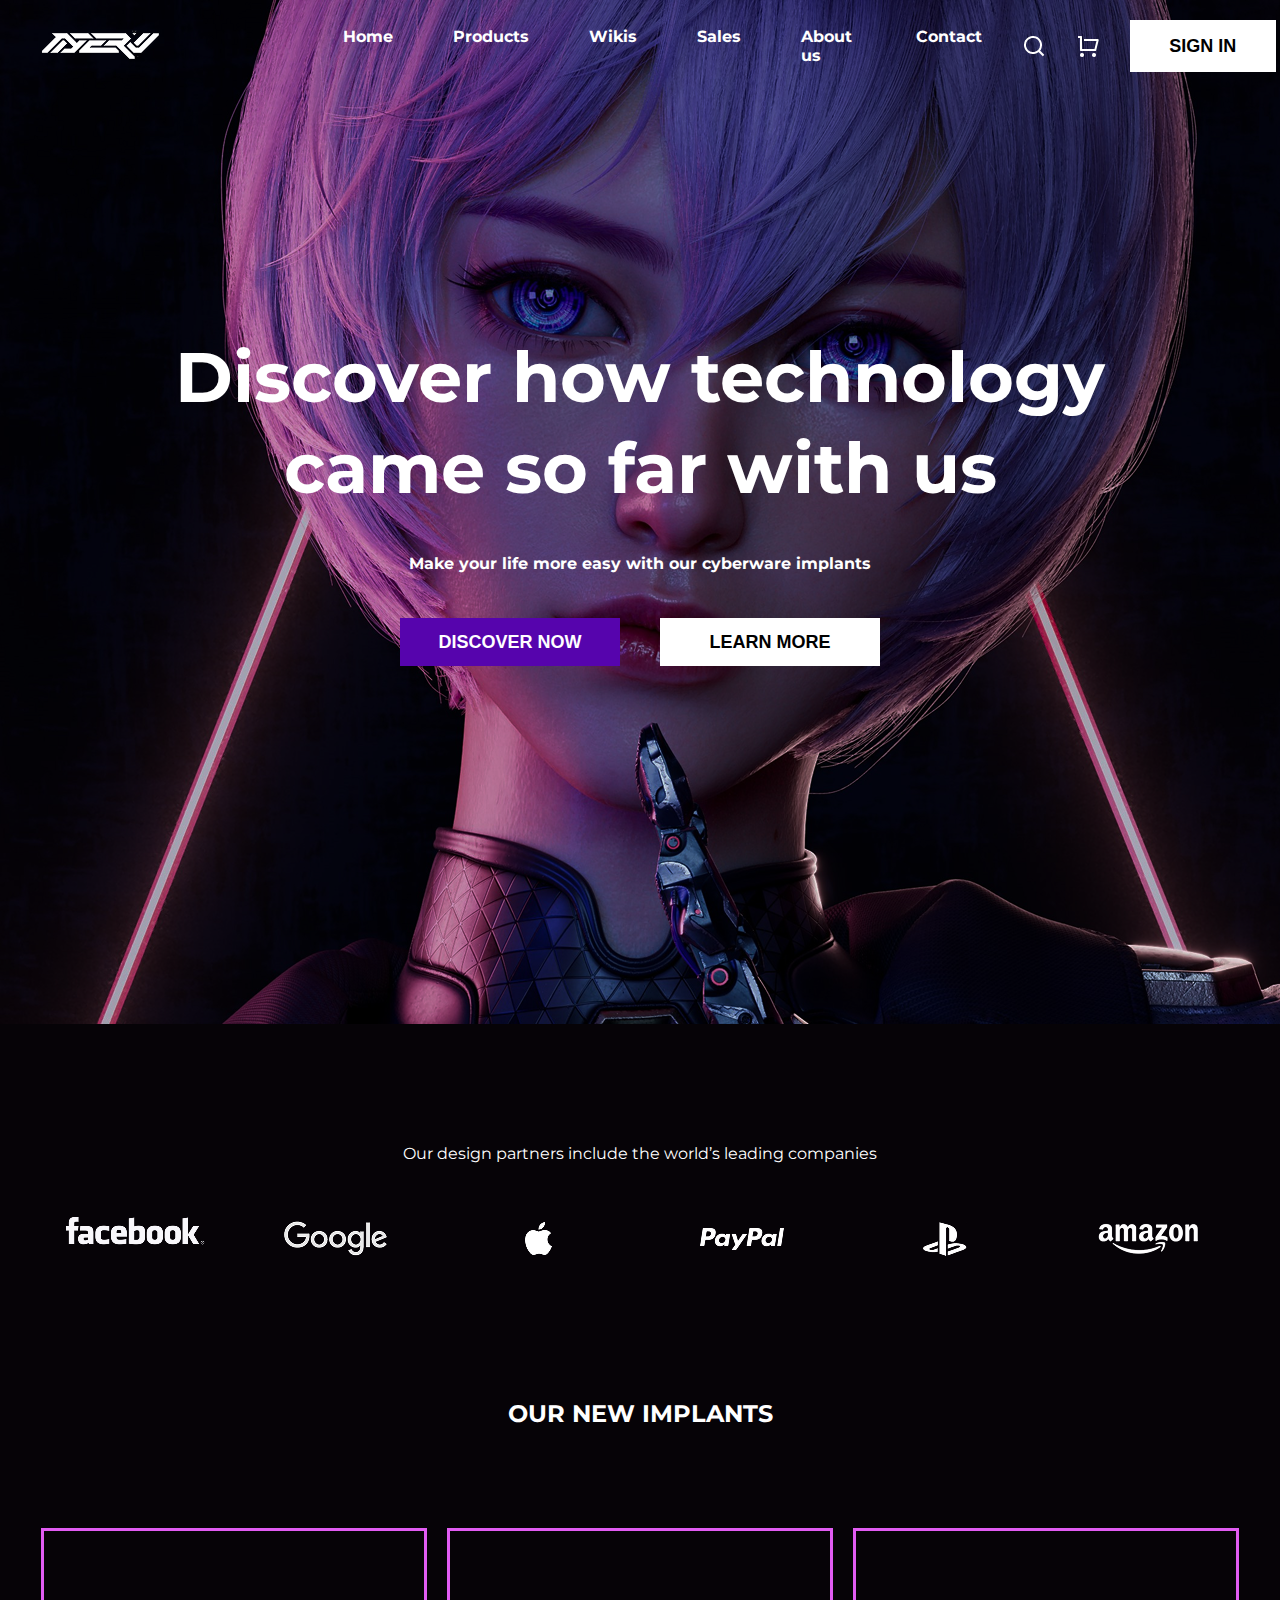
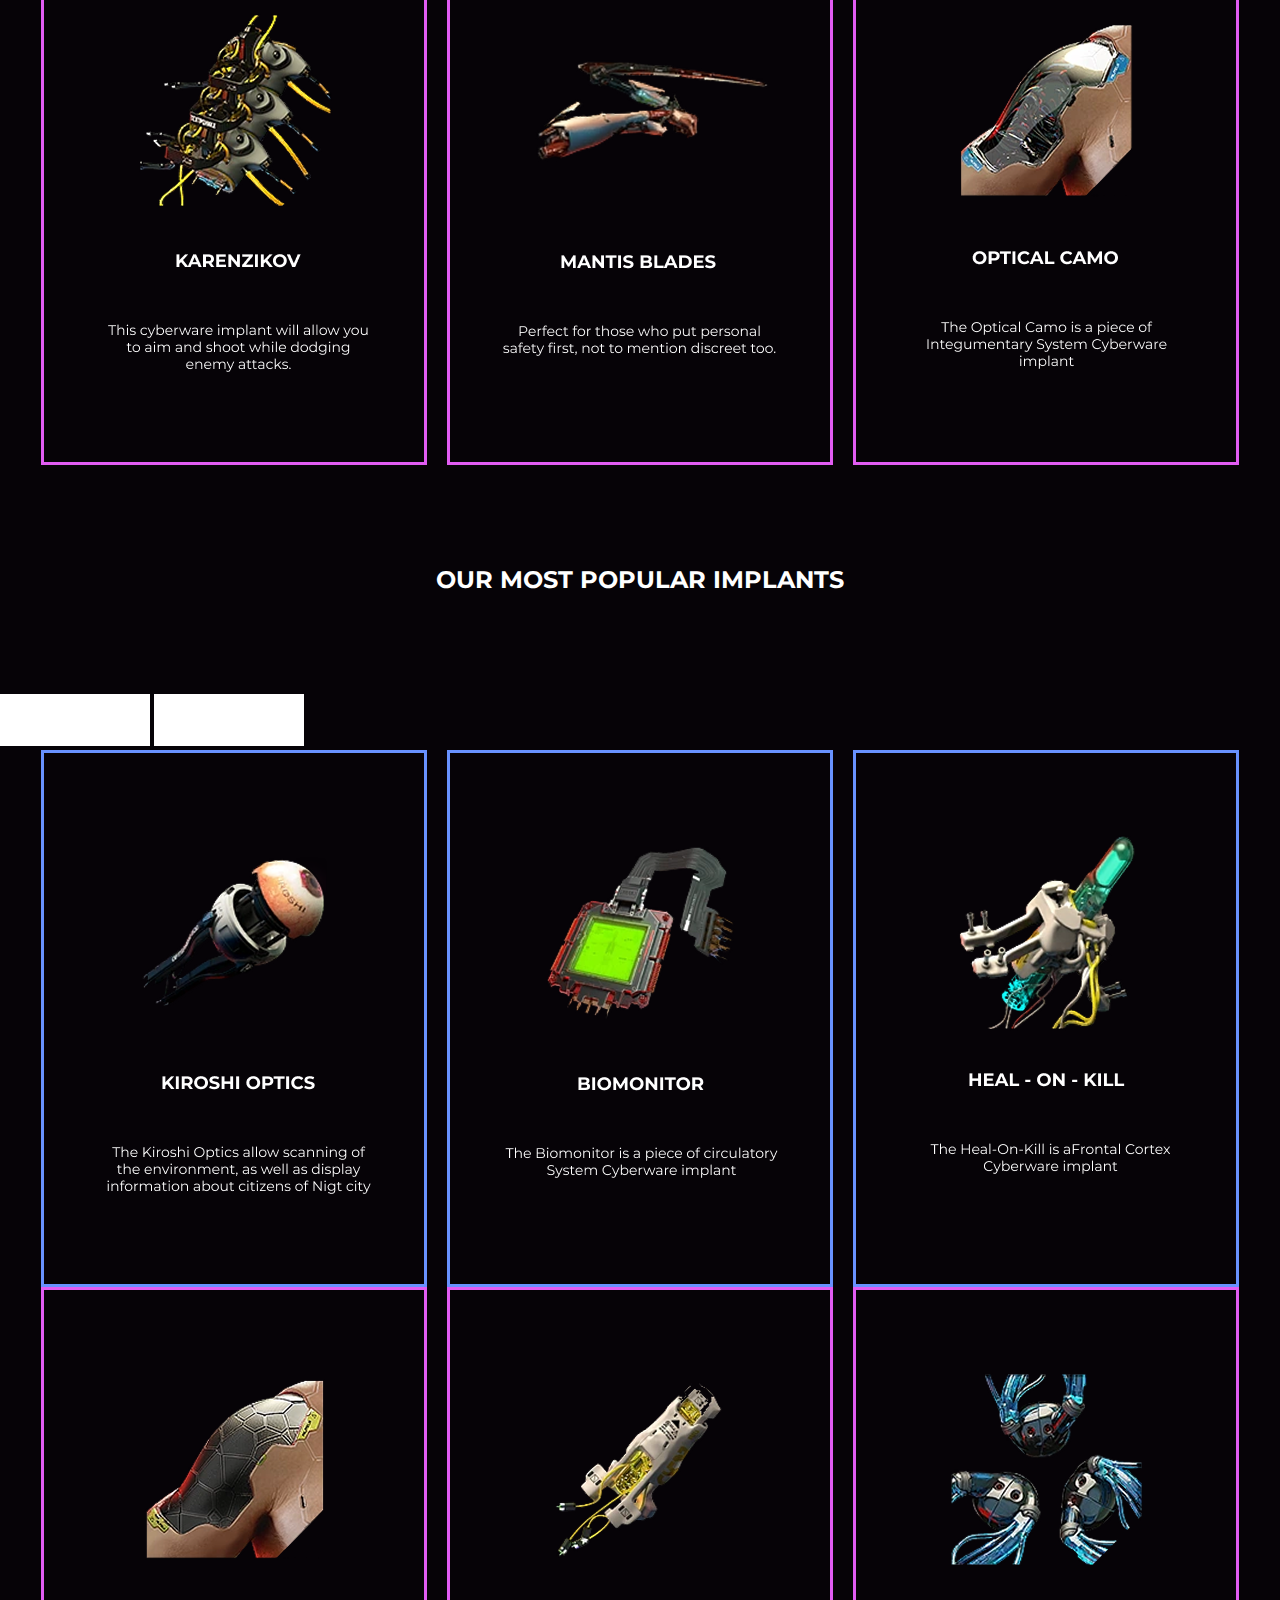
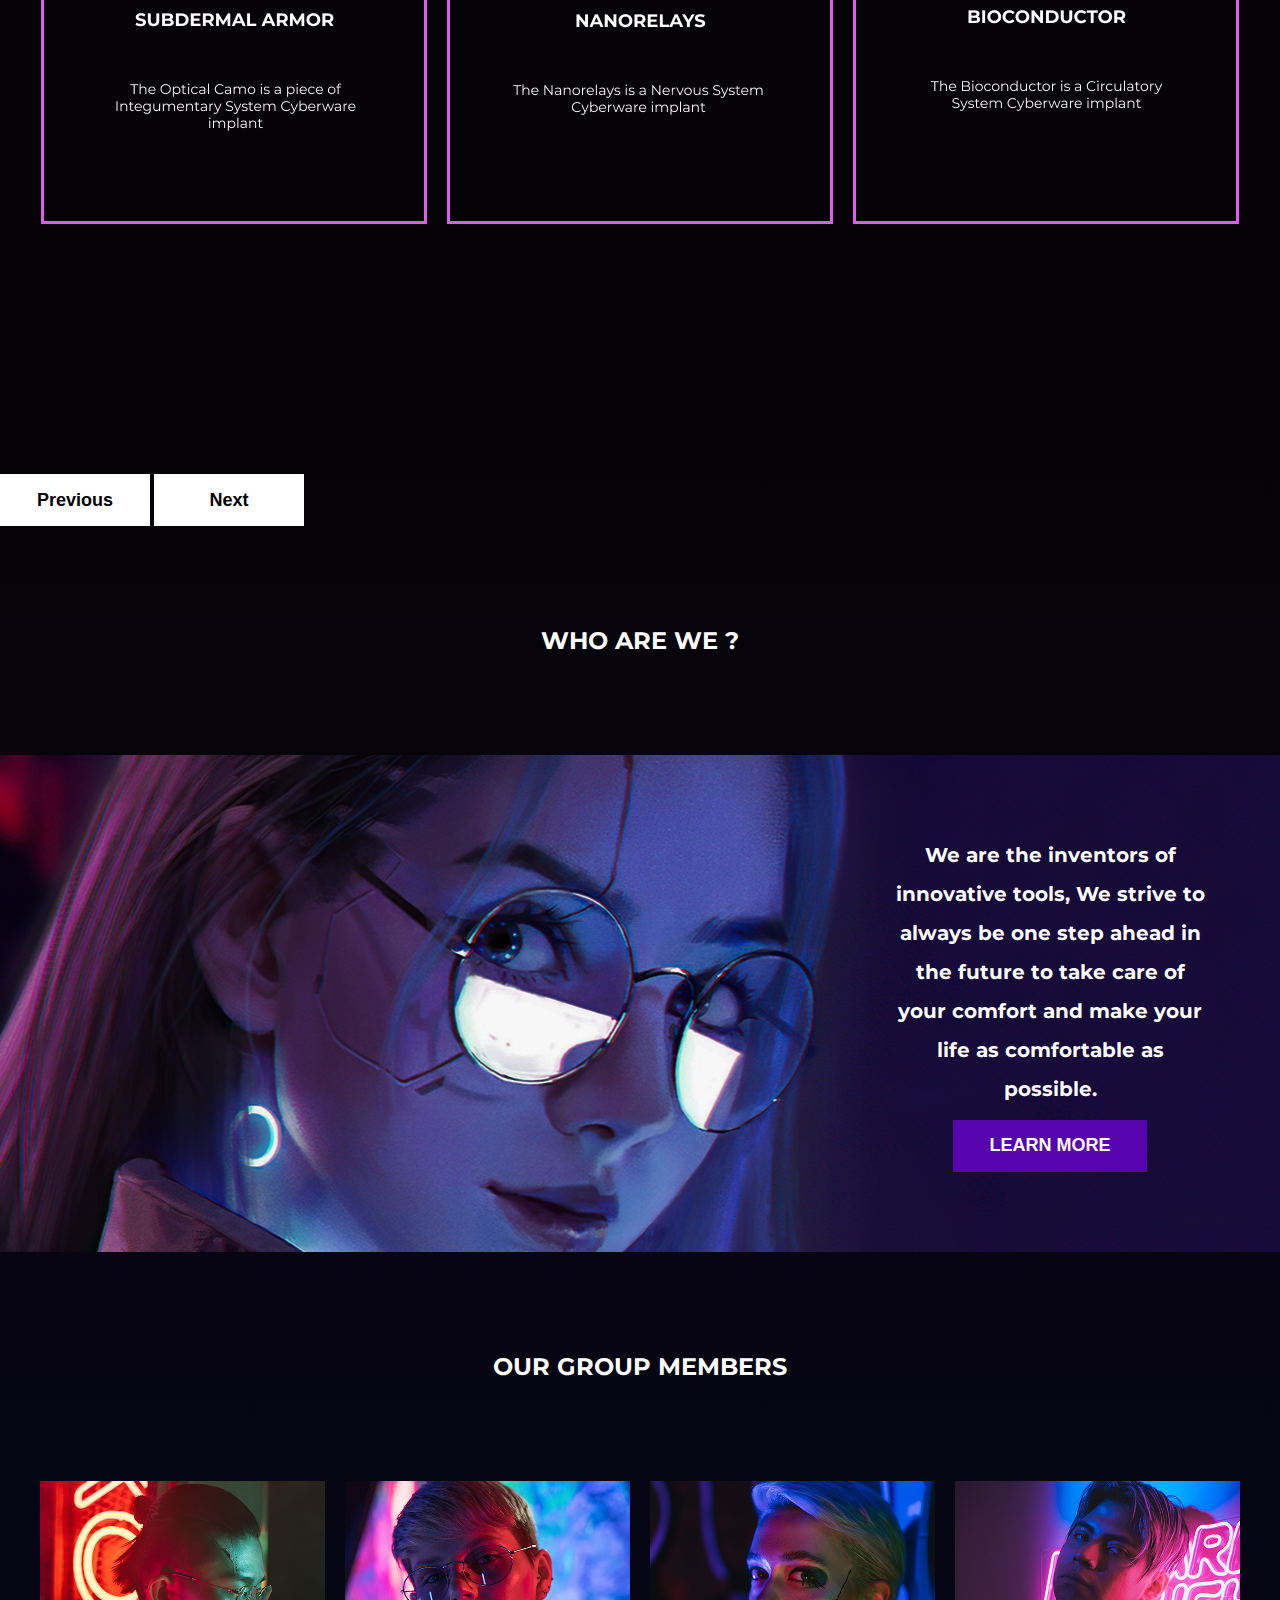
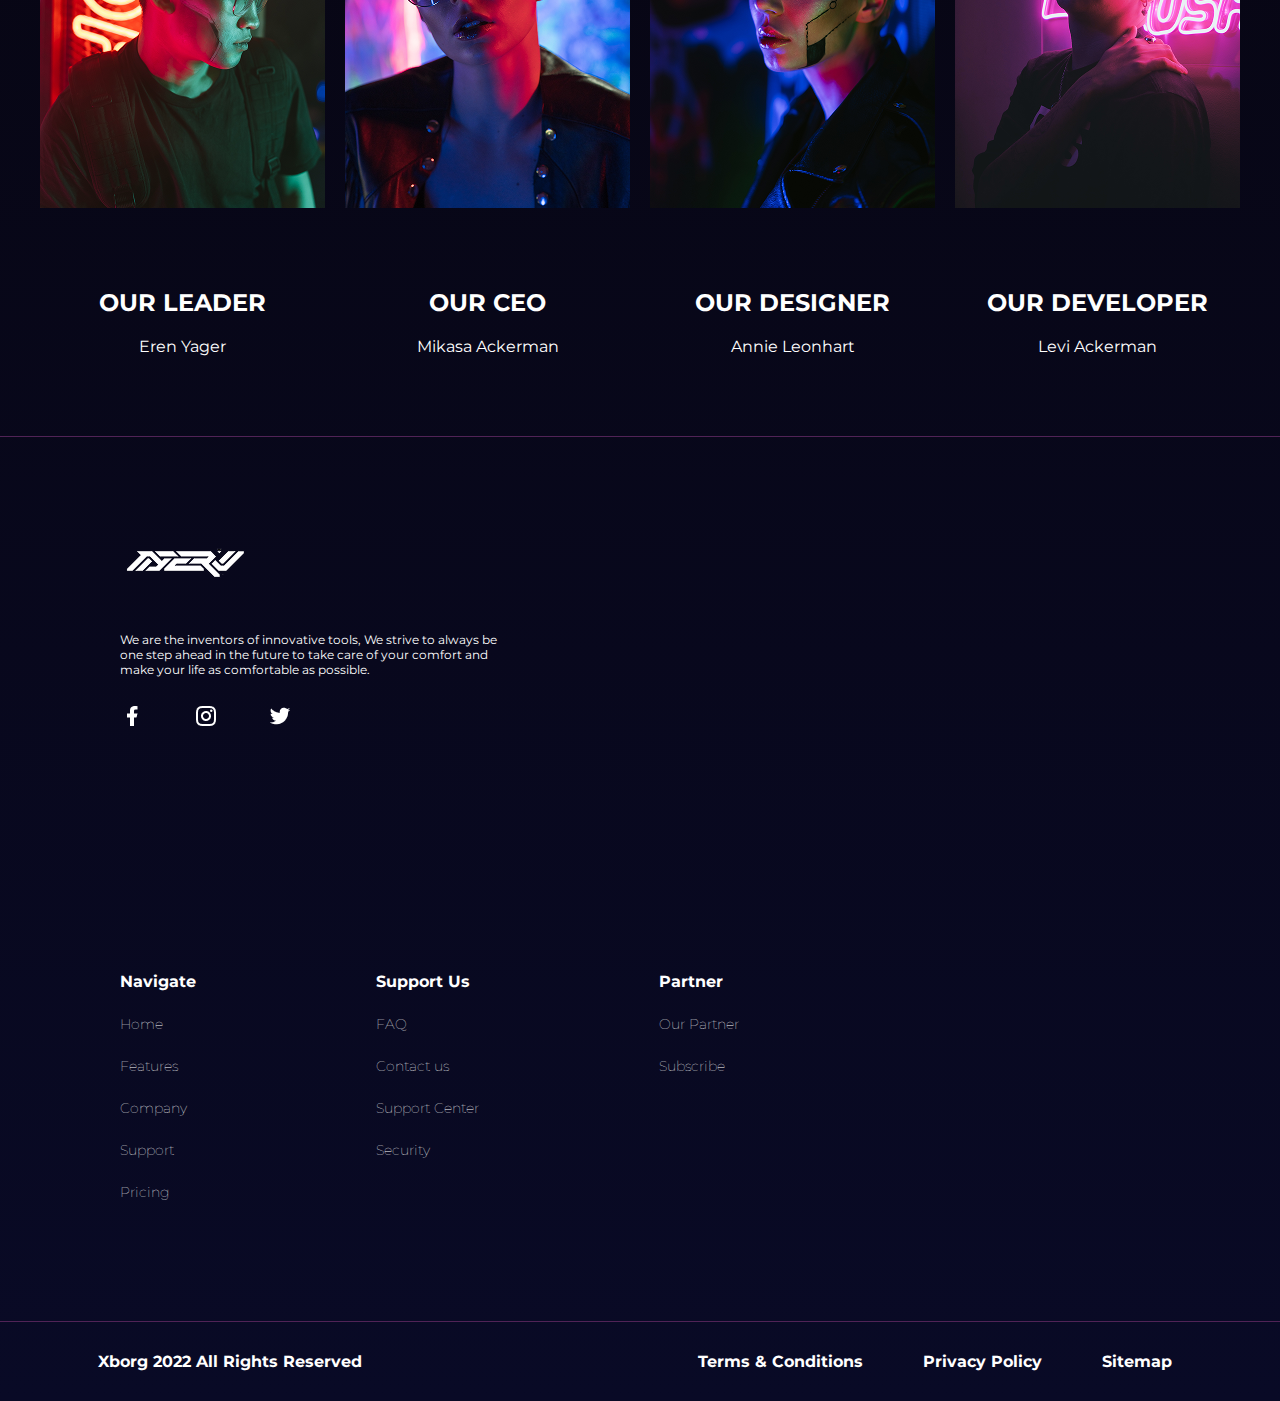
<file: index.html>
<!DOCTYPE html>
<html lang="en">
  <head>
    <meta charset="UTF-8" />
    <meta name="viewport" content="width=device-width, initial-scale=1.0" />
    <link rel="preconnect" href="https://fonts.googleapis.com" />
    <link rel="preconnect" href="https://fonts.gstatic.com" crossorigin />
    <link
      href="https://fonts.googleapis.com/css2?family=Montserrat:ital,wght@0,100..900;1,100..900&display=swap"
      rel="stylesheet"
    />
    <link
      href="https://cdn.jsdelivr.net/npm/bootstrap@5.3.8/dist/css/bootstrap.min.css"
      rel="stylesheet"
      integrity="sha384-sRIl4kxILFvY47J16cr9ZwB07vP4J8+LH7qKQnuqkuIAvNWLzeN8tE5YBujZqJLB"
      crossorigin="anonymous"
    />
    <link rel="stylesheet" href="style.css" />
  </head>
  <body>
    <div class="header">
      <header>
        <img src="header/nerv 1.png" alt="" />
        <div class="signnav">
          <nav class="headnav">
            <a class="home" href="index.html">Home</a>
            <a class="home" href="">Products</a>
            <a class="home" href="">Wikis</a>
            <a class="home" href="">Sales</a>
            <a class="home" href="aboutus.html">About us</a>
            <a class="home" href="contact.html">Contact</a>
          </nav>

          <img src="header/Frame (4).png" alt="" />
          <img src="header/Frame (5).png" alt="" />
          <button class="signin">SIGN IN</button>

          <nav class="navbar navbar-expand-lg navbar-light bg-light chemi">
            <div class="container-fluid">
              <button
                class="navbar-toggler"
                type="button"
                data-bs-toggle="collapse"
                data-bs-target="#navbarSupportedContent"
                aria-controls="navbarSupportedContent"
                aria-expanded="false"
                aria-label="Toggle navigation"
              >
                <span class="navbar-toggler-icon"></span>
              </button>
              <div class="collapse navbar-collapse" id="navbarSupportedContent">
                <ul class="ghilaki navbar-nav me-auto mb-2 mb-lg-0">
                  <li class="nav-item">
                    <a class="home" href="index.html">Home</a>
                  </li>
                  <li class="nav-item">
                    <a class="home" href="">Products</a>
                  </li>
                  <li class="nav-item dropdown">
                    <a class="home" href="">Wikis</a>
                  </li>
                  <li class="nav-item">
                    <a class="home" href="">Sales</a>
                  </li>
                  <li class="nav-item">
                    <a class="home" href="aboutus.html">About us</a>
                  </li>
                  <li class="nav-item">
                    <a class="home" href="contact.html">Contact</a>
                  </li>
                </ul>
              </div>
            </div>
          </nav>
        </div>
      </header>

      <div class="discover">
        <div class="teqsti">
          <h1 class="h1">Discover how technology came so far with us</h1>
          <p class="p1">Make your life more easy with our cyberware implants</p>
        </div>
        <div class="button">
          <button class="button1">DISCOVER NOW</button>
          <button class="button2">LEARN MORE</button>
        </div>
      </div>
    </div>

    <div class="headmain">
      <main>
        <div class="div1">
          <p class="p2">
            Our design partners include the world’s leading companies
          </p>
          <div class="partners">
            <a href="https://www.facebook.com/"
              ><img src="partners/facebook.png" alt=""
            /></a>
            <a href="https://www.google.com/"
              ><img src="partners/google.png" alt=""
            /></a>
            <a href="https://www.apple.com/ge/mainstage/"
              ><img src="partners/apple.png" alt=""
            /></a>
            <a href="https://www.paypal.com/"
              ><img src="partners/paypal.png" alt=""
            /></a>
            <a href="https://www.playstation.com/en-us/"
              ><img src="partners/playstation.png" alt=""
            /></a>
            <a href="https://www.amazon.com/"
              ><img src="partners/amazon.png" alt=""
            /></a>
          </div>
        </div>

        <div class="implants">
          <h2 class="h2">OUR NEW IMPLANTS</h2>

          <div class="implantebi">
            <img src="implats/karenzikov.png" alt="" />
            <img src="implats/mantis blades.png" alt="" />
            <img src="implats/optical camo.png" alt="" />
          </div>
        </div>
        <div class="who"><h1 class="h3">OUR MOST POPULAR IMPLANTS</h1></div>
        <div class="popularimplants">
          <div id="carouselExampleIndicators" class="carousel slide">
            <div class="carousel-indicators">
              <button
                type="button"
                data-bs-target="#carouselExampleIndicators"
                data-bs-slide-to="0"
                class="active"
                aria-current="true"
                aria-label="Slide 1"
              ></button>
              <button
                type="button"
                data-bs-target="#carouselExampleIndicators"
                data-bs-slide-to="1"
                aria-label="Slide 2"
              ></button>
            </div>
            <div class="carousel-inner none1">
              <div class="carousel-item active">
                <div class="raghac">
                  <img
                    src="caruselimplants/kiroshi oprics.png"
                    class="item"
                    alt=""
                  />
                  <img src="caruselimplants/biomonitor.png" alt="" />
                  <img src="caruselimplants/heal on kill.png" alt="" />
                </div>
              </div>
              <div class="carousel-item">
                <div class="raghac">
                  <img
                    src="caruselimplants/subdermal armor.png"
                    class=""
                    alt=""
                  />
                  <img src="caruselimplants/nanorelays.png" class="" alt="" />
                  <img src="caruselimplants/bioconductor.png" class="" alt="" />
                </div>
              </div>
            </div>

            <button
              class="carousel-control-prev arrow"
              type="button"
              data-bs-target="#carouselExampleIndicators"
              data-bs-slide="prev"
            >
              <span
                class="carousel-control-prev-icon"
                aria-hidden="true"
              ></span>
              <span class="visually-hidden">Previous</span>
            </button>
            <button
              class="carousel-control-next arrow"
              type="button"
              data-bs-target="#carouselExampleIndicators"
              data-bs-slide="next"
            >
              <span
                class="carousel-control-next-icon"
                aria-hidden="true"
              ></span>
              <span class="visually-hidden">Next</span>
            </button>
          </div>
        </div>

        <div class="who"><h1 class="h3">WHO ARE WE ?</h1></div>
        <div class="whoweare">
          <div class="glasses">
            <p class="p3">
              We are the inventors of innovative tools, We strive to always be
              one step ahead in the future to take care of your comfort and make
              your life as comfortable as possible.
            </p>
            <button class="button3">LEARN MORE</button>
          </div>
        </div>

        <div class="who"><h1 class="h3">OUR GROUP MEMBERS</h1></div>
        <div class="members">
          <div class="leader same">
            <img src="main/leader.png" alt="" />
            <div class="name">
              <h1 class="sameh">OUR LEADER</h1>
              <p class="samep">Eren Yager</p>
            </div>
          </div>
          <div class="ceo same">
            <img src="main/ceo.png" alt="" />
            <div class="name">
              <h1 class="sameh">OUR CEO</h1>
              <p class="samep">Mikasa Ackerman</p>
            </div>
          </div>
          <div class="designer same">
            <img src="main/designer.png" alt="" />
            <div class="name">
              <h1 class="sameh">OUR DESIGNER</h1>
              <p class="samep">Annie Leonhart</p>
            </div>
          </div>
          <div class="developer same">
            <img src="main/developer.png" alt="" />
            <div class="name">
              <h1 class="sameh">OUR DEVELOPER</h1>
              <p class="samep">Levi Ackerman</p>
            </div>
          </div>
        </div>
      </main>

      <footer>
        <div class="footer">
          <div class="social">
            <img class="footlogo" src="header/nerv 1.png" alt="" />
            <p class="socialtext">
              We are the inventors of innovative tools, We strive to always be
              one step ahead in the future to take care of your comfort and make
              your life as comfortable as possible.
            </p>
            <div class="socialapps">
              <a href=""><img src="footer/facebook2.png" alt="" /></a>
              <a href=""><img src="footer/instagram.png" alt="" /></a>
              <a href=""><img src="footer/tviter.png" alt="" /></a>
            </div>
          </div>

          <div class="nav">
            <nav class="nav1">
              <h3>Navigate</h3>
              <a class="foota" href="">Home</a>
              <a class="foota" href="">Features</a>
              <a class="foota" href="">Company</a>
              <a class="foota" href="">Support</a>
              <a class="foota" href="">Pricing</a>
            </nav>

            <nav class="nav1">
              <h3>Support Us</h3>
              <a class="foota" href="">FAQ</a>
              <a class="foota" href="">Contact us</a>
              <a class="foota" href="">Support Center</a>
              <a class="foota" href="">Security </a>
            </nav>

            <nav class="nav1">
              <h3>Partner</h3>
              <a class="foota" href="">Our Partner</a>
              <a class="foota" href="">Subscribe</a>
            </nav>
          </div>
        </div>

        <div class="bolo">
          <a class="bolop">Xborg 2022 All Rights Reserved </a>

          <nav class="bolonav">
            <a class="boloa" href="">Terms & Conditions </a>
            <a class="boloa" href="">Privacy Policy </a>
            <a class="boloa" href="">Sitemap</a>
          </nav>
        </div>
      </footer>
    </div>

    <script
      src="https://cdn.jsdelivr.net/npm/bootstrap@5.3.8/dist/js/bootstrap.bundle.min.js"
      integrity="sha384-FKyoEForCGlyvwx9Hj09JcYn3nv7wiPVlz7YYwJrWVcXK/BmnVDxM+D2scQbITxI"
      crossorigin="anonymous"
    ></script>
  </body>
</html>
</file>
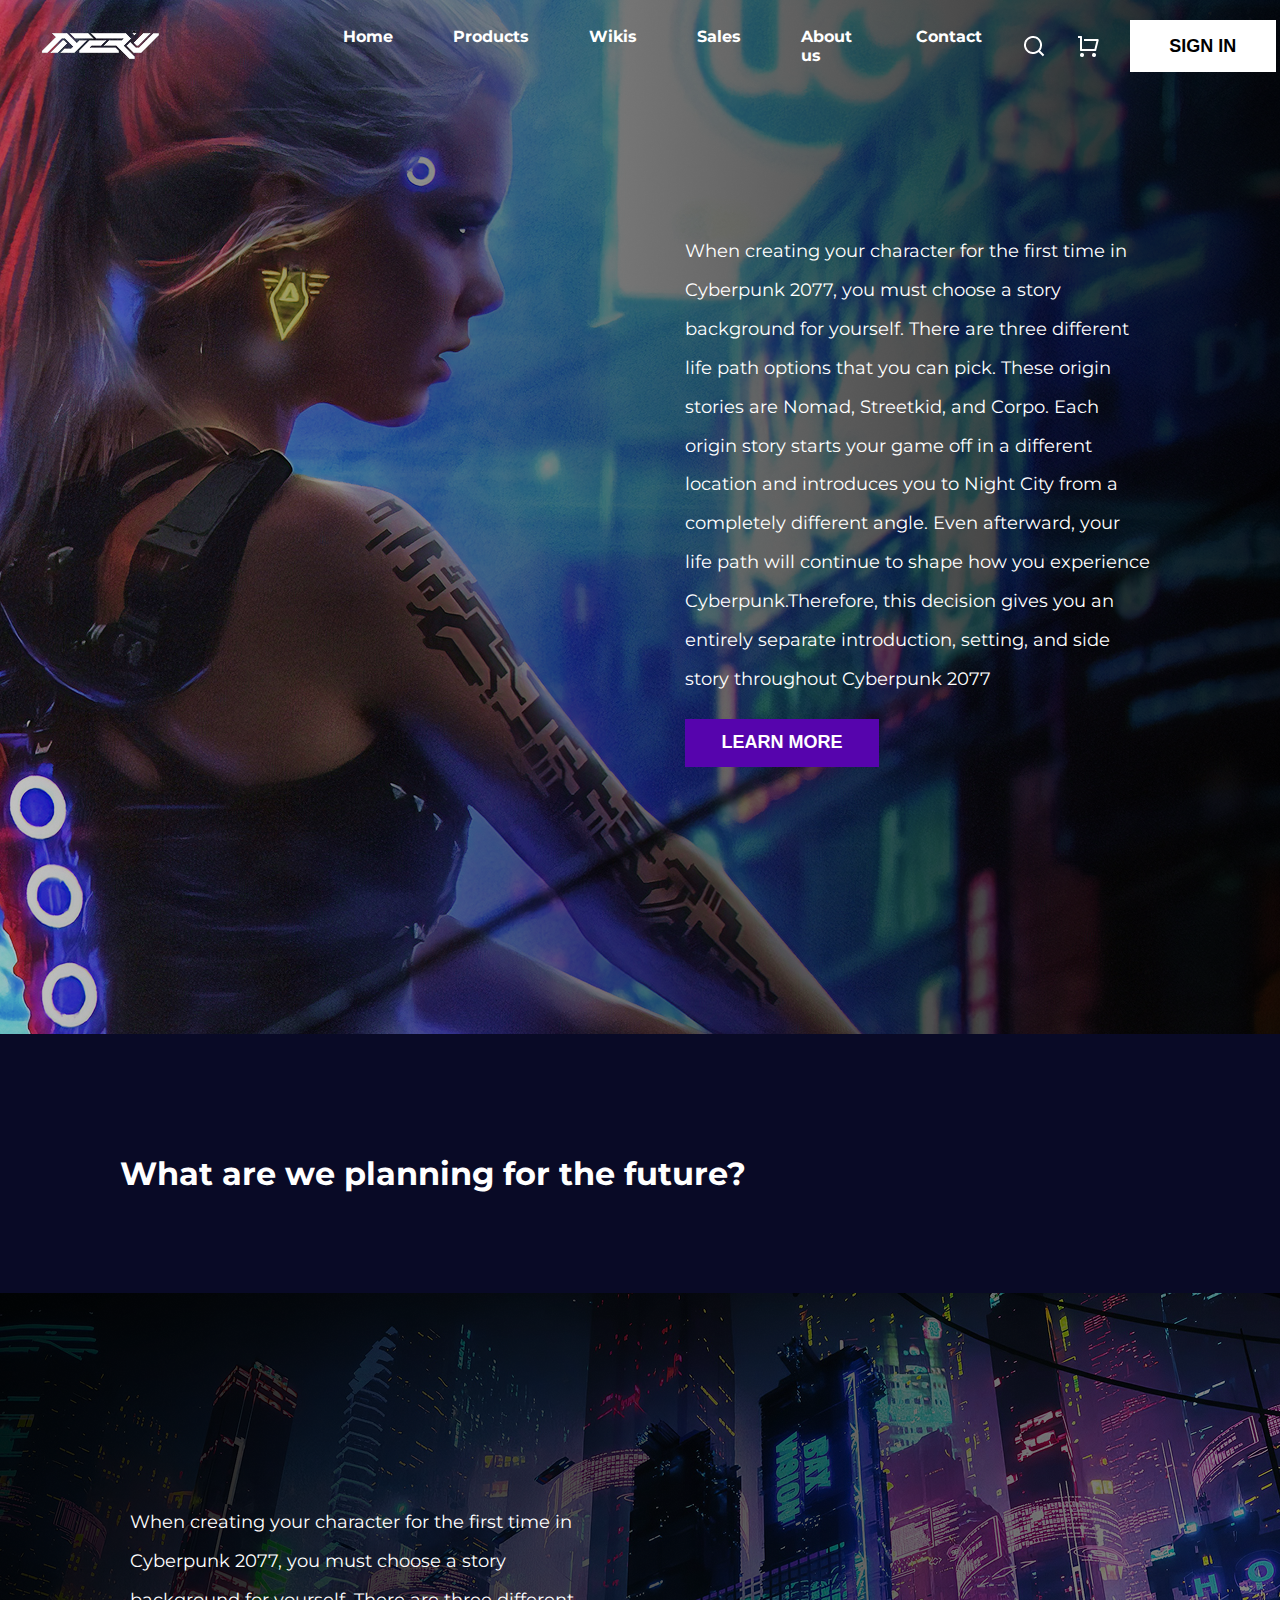
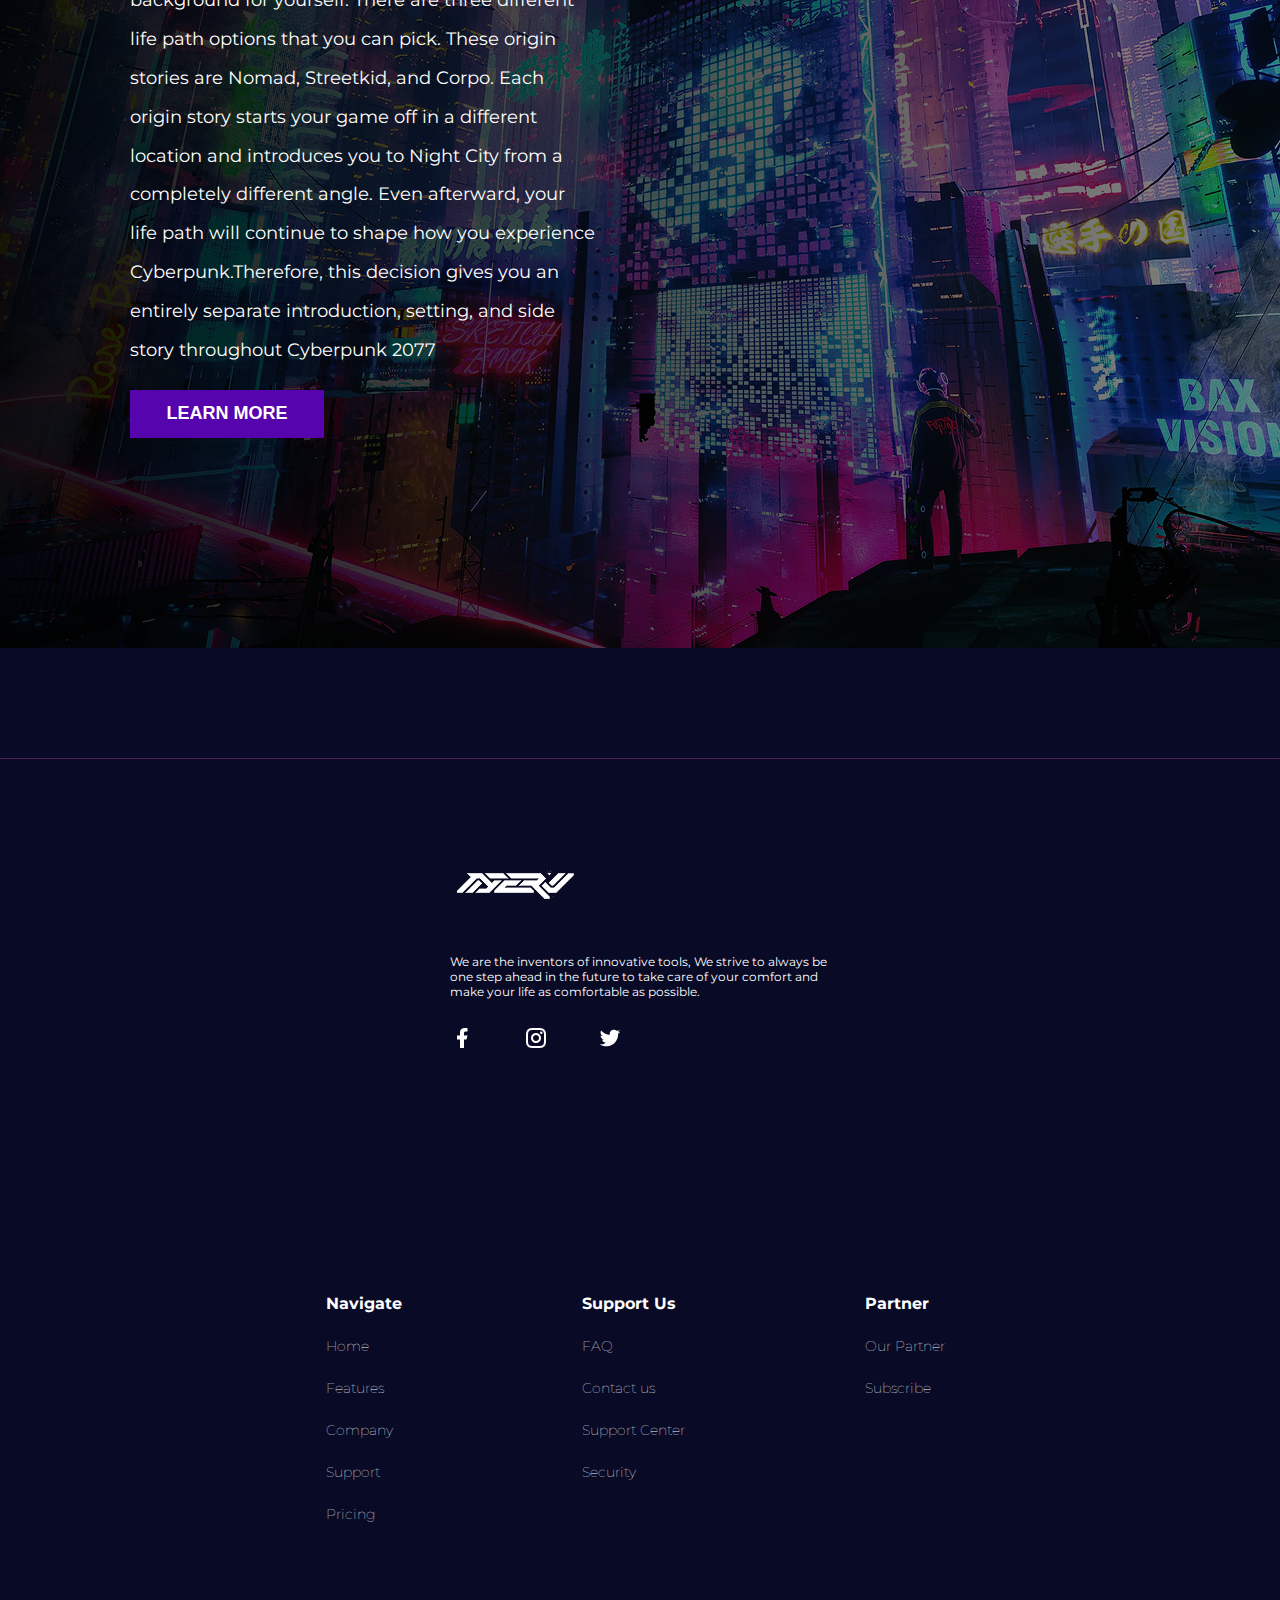
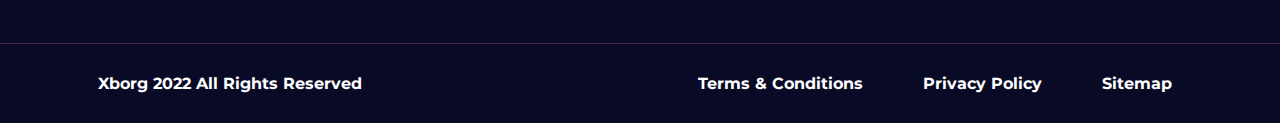
<file: aboutus.html>
<!DOCTYPE html>
<html lang="en">
<head>
    <meta charset="UTF-8">
    <meta name="viewport" content="width=device-width, initial-scale=1.0">
    <title>Document</title>
     <link
      href="https://fonts.googleapis.com/css2?family=Montserrat:ital,wght@0,100..900;1,100..900&display=swap"
      rel="stylesheet"
    />
     <link
      href="https://cdn.jsdelivr.net/npm/bootstrap@5.3.8/dist/css/bootstrap.min.css"
      rel="stylesheet"
      integrity="sha384-sRIl4kxILFvY47J16cr9ZwB07vP4J8+LH7qKQnuqkuIAvNWLzeN8tE5YBujZqJLB"
      crossorigin="anonymous"
    />
    <link rel="stylesheet" href="aboutus.css">
</head>
<body>

  <div class="body">
 <div class="header">
       <header>
        <img src="header/nerv 1.png" alt="" />
        <div class="signnav">
          <nav class="headnav">
            <a class="home" href="index.html">Home</a>
            <a class="home" href="">Products</a>
            <a class="home" href="">Wikis</a>
            <a class="home" href="">Sales</a>
            <a class="home" href="aboutus.html">About us</a>
            <a class="home" href="contact.html">Contact</a>
          </nav>

          <img src="header/Frame (4).png" alt="" />
          <img src="header/Frame (5).png" alt="" />
          <button class="signin">SIGN IN</button>

         

          <nav class="navbar navbar-expand-lg navbar-light bg-light chemi">
            <div class="container-fluid">
              <button
                class="navbar-toggler"
                type="button"
                data-bs-toggle="collapse"
                data-bs-target="#navbarSupportedContent"
                aria-controls="navbarSupportedContent"
                aria-expanded="false"
                aria-label="Toggle navigation"
              >
                <span class="navbar-toggler-icon"></span>
              </button>
              <div class="collapse navbar-collapse" id="navbarSupportedContent">
                <ul class="ghilaki navbar-nav me-auto mb-2 mb-lg-0">
                  <li class="nav-item">
                    <a class="home" href="index.html">Home</a>
                  </li>
                  <li class="nav-item">
                    <a class="home" href="">Products</a>
                  </li>
                  <li class="nav-item dropdown">
                    <a class="home" href="">Wikis</a>
                  </li>
                  <li class="nav-item">
                    <a class="home" href="">Sales</a>
                  </li>
                  <li class="nav-item">
                    <a class="home" href="aboutus.html">About us</a>
                  </li>
                  <li class="nav-item">
                    <a class="home" href="contact.html">Contact</a>
                  </li>
                </ul>
              </div>
            </div>
          </nav>
        </div>
        
        
      </header>
     
      <div class="headmain">
        <div class="headtext">
          <p class="p1">When creating your character for the first time in Cyberpunk 2077, you must choose a story background for yourself. There are three different life path options that you can pick. These origin stories are Nomad, Streetkid, and Corpo. Each origin story starts your game off in a different location and introduces you to Night City from a completely different angle. Even afterward, your life path will continue to shape how you experience Cyberpunk.Therefore, this decision gives you an entirely separate introduction, setting, and side story throughout Cyberpunk 2077</p>
          <button class="learnmore">LEARN MORE</button>
        </div>
      </div>
    
    </div>

    <main>
      <h1 class="h1">What are we planning for the future?</h1>
      <div class="main">
             <div class="headtext">
          <p class="p1">When creating your character for the first time in Cyberpunk 2077, you must choose a story background for yourself. There are three different life path options that you can pick. These origin stories are Nomad, Streetkid, and Corpo. Each origin story starts your game off in a different location and introduces you to Night City from a completely different angle. Even afterward, your life path will continue to shape how you experience Cyberpunk.Therefore, this decision gives you an entirely separate introduction, setting, and side story throughout Cyberpunk 2077</p>
          <button class="learnmore">LEARN MORE</button>
      </div>
    </main>

    <footer>
        <div class="footer">
          <div class="social">
            <img class="footlogo" src="header/nerv 1.png" alt="" />
            <p class="socialtext">
              We are the inventors of innovative tools, We strive to always be
              one step ahead in the future to take care of your comfort and make
              your life as comfortable as possible.
            </p>
            <div class="socialapps">
              <a href=""><img src="footer/facebook2.png" alt="" /></a>
              <a href=""><img src="footer/instagram.png" alt="" /></a>
              <a href=""><img src="footer/tviter.png" alt="" /></a>
            </div>
          </div>

          <div class="nav">
            <nav class="nav1">
              <h3>Navigate</h3>
              <a class="foota" href="">Home</a>
              <a class="foota" href="">Features</a>
              <a class="foota" href="">Company</a>
              <a class="foota" href="">Support</a>
              <a class="foota" href="">Pricing</a>
            </nav>

            <nav class="nav1">
              <h3>Support Us</h3>
              <a class="foota" href="">FAQ</a>
              <a class="foota" href="">Contact us</a>
              <a class="foota" href="">Support Center</a>
              <a class="foota" href="">Security </a>
            </nav>

            <nav class="nav1">
              <h3>Partner</h3>
              <a class="foota" href="">Our Partner</a>
              <a class="foota" href="">Subscribe</a>
            </nav>
          </div>
        </div>

        <div class="bolo">
          <a class="bolop">Xborg 2022 All Rights Reserved </a>

          <nav class="bolonav">
            <a class="boloa" href="">Terms & Conditions </a>
            <a class="boloa" href="">Privacy Policy </a>
            <a class="boloa" href="">Sitemap</a>
          </nav>
        </div>
      </footer>
  </div>
    
      <script
      src="https://cdn.jsdelivr.net/npm/bootstrap@5.3.8/dist/js/bootstrap.bundle.min.js"
      integrity="sha384-FKyoEForCGlyvwx9Hj09JcYn3nv7wiPVlz7YYwJrWVcXK/BmnVDxM+D2scQbITxI"
      crossorigin="anonymous"
    ></script>
</body>
</html>
</file>
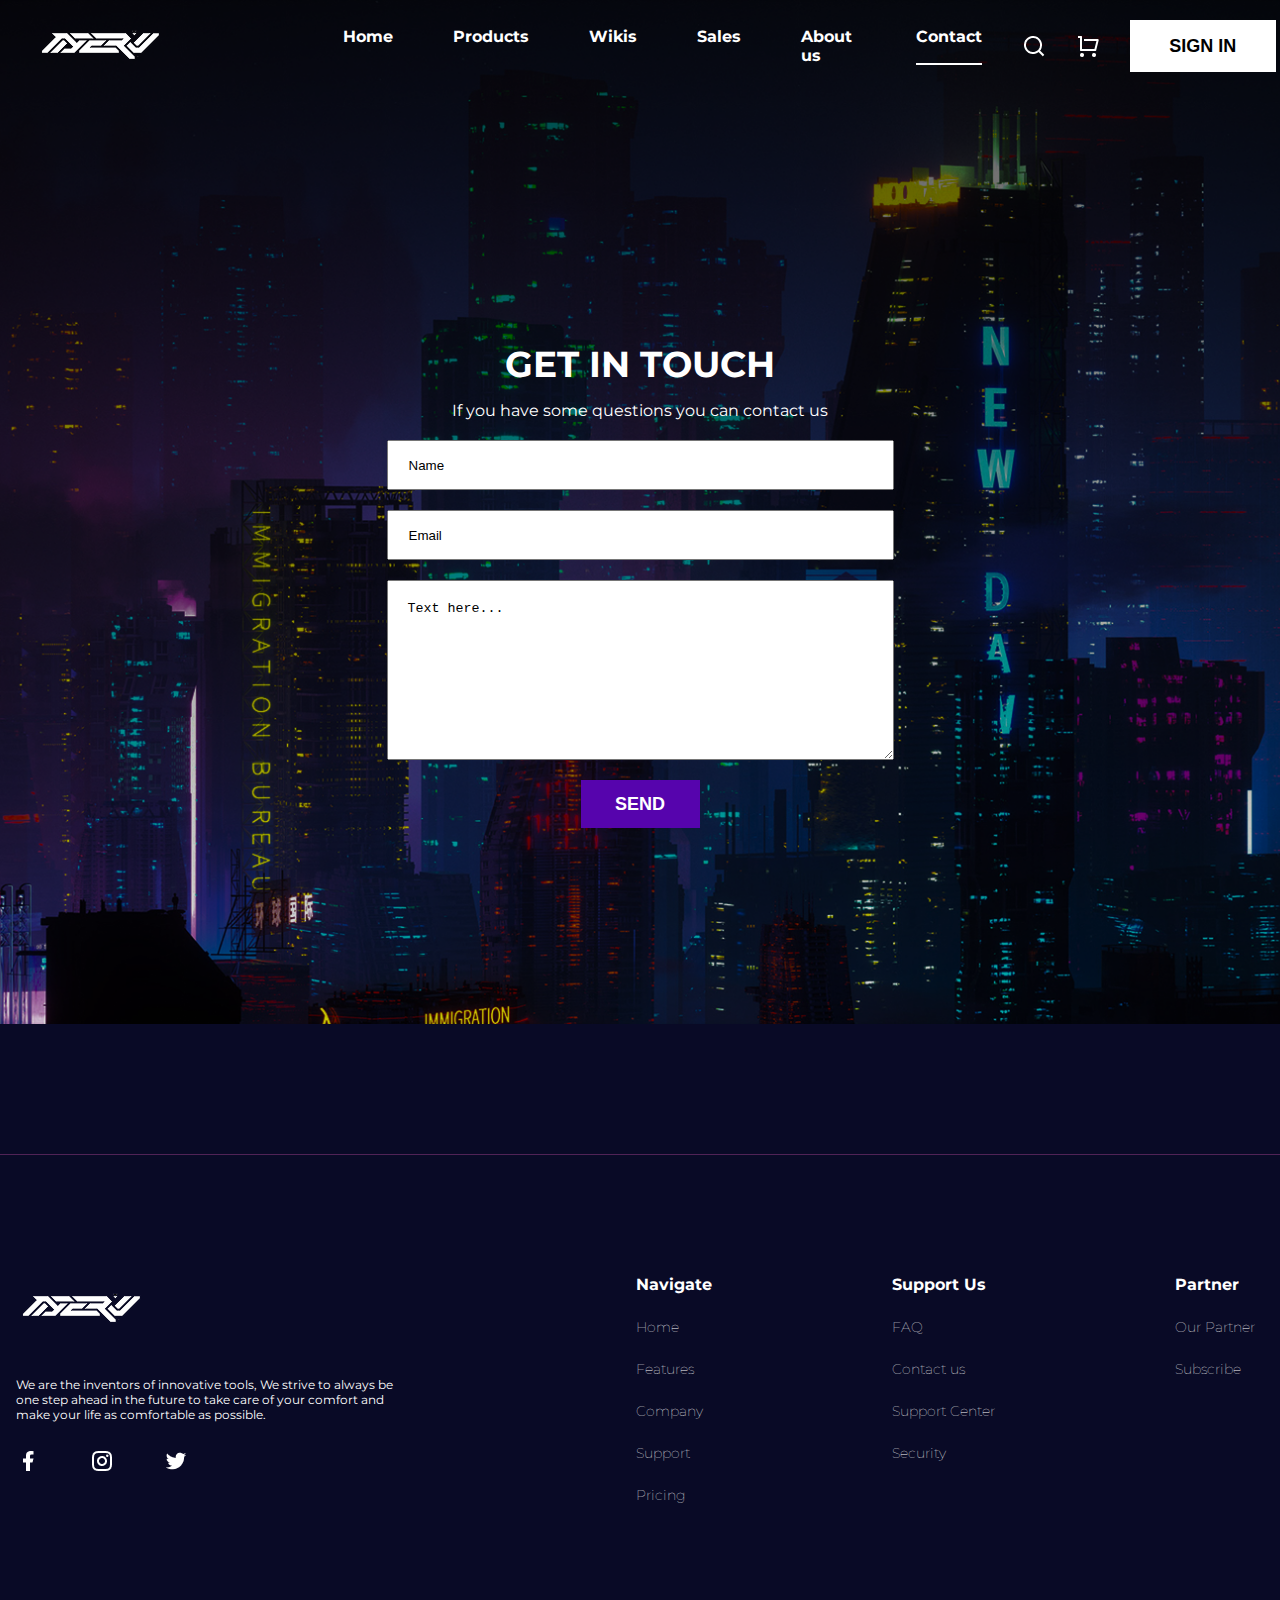
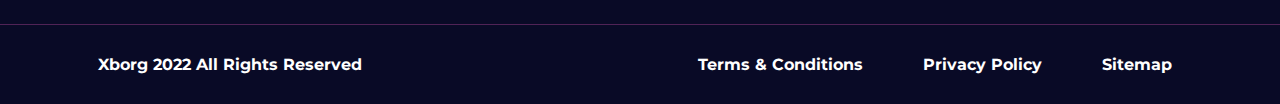
<file: contact.html>
<!DOCTYPE html>
<html lang="en">
<head>
    <meta charset="UTF-8">
    <meta name="viewport" content="width=device-width, initial-scale=1.0">
    <link
      href="https://cdn.jsdelivr.net/npm/bootstrap@5.3.8/dist/css/bootstrap.min.css"
      rel="stylesheet"
      integrity="sha384-sRIl4kxILFvY47J16cr9ZwB07vP4J8+LH7qKQnuqkuIAvNWLzeN8tE5YBujZqJLB"
      crossorigin="anonymous"
    />
     <link
      href="https://fonts.googleapis.com/css2?family=Montserrat:ital,wght@0,100..900;1,100..900&display=swap"
      rel="stylesheet"
    />
    <title>Document</title>
    <link rel="stylesheet" href="contact.css">
</head>
<body>
    <div class="header">
       <header>
        <img src="header/nerv 1.png" alt="" />
        <div class="signnav">
          <nav class="headnav">
            <a class="home" href="index.html">Home</a>
            <a class="home" href="">Products</a>
            <a class="home" href="">Wikis</a>
            <a class="home" href="">Sales</a>
            <a class="home" href="aboutus.html">About us</a>
            <a class="home1" href="contact.html">Contact</a>
          </nav>

          <img class="signicon" src="header/Frame (4).png" alt="" />
          <img class="signicon" src="header/Frame (5).png" alt="" />
          <button class="signin">SIGN IN</button>

         

          <nav class="navbar navbar-expand-lg navbar-light bg-light chemi">
            <div class="container-fluid">
              <button
                class="navbar-toggler"
                type="button"
                data-bs-toggle="collapse"
                data-bs-target="#navbarSupportedContent"
                aria-controls="navbarSupportedContent"
                aria-expanded="false"
                aria-label="Toggle navigation"
              >
                <span class="navbar-toggler-icon"></span>
              </button>
              <div class="collapse navbar-collapse" id="navbarSupportedContent">
                <ul class="ghilaki navbar-nav me-auto mb-2 mb-lg-0">
                  <li class="nav-item">
                    <a class="home" href="index.html">Home</a>
                  </li>
                  <li class="nav-item">
                    <a class="home" href="">Products</a>
                  </li>
                  <li class="nav-item dropdown">
                    <a class="home" href="">Wikis</a>
                  </li>
                  <li class="nav-item">
                    <a class="home" href="">Sales</a>
                  </li>
                  <li class="nav-item">
                    <a class="home" href="aboutus.html">About us</a>
                  </li>
                  <li class="nav-item">
                    <a class="home" href="contact.html">Contact</a>
                  </li>
                </ul>
              </div>
            </div>
          </nav>
        </div>
      </header>

      <form action="">
        <div class="contact">
          <div class="text">
         <h1 class="h1">GET IN TOUCH</h1>
        <p class="p1">If you have some questions you can contact  us</p>
          </div>
    <div class="input">
      <input  type="text" placeholder="Name">
        <input type="email" placeholder="Email">
        <textarea name="textarea" id="textarea" placeholder="Text here..."></textarea>
          <button class="button">SEND</button>
    </div>
     
      </div>
      </form>
  

    </div>




     <footer>
        <div class="footer">
          <div class="social">
            <img class="footlogo" src="header/nerv 1.png" alt="" />
            <p class="socialtext">
              We are the inventors of innovative tools, We strive to always be
              one step ahead in the future to take care of your comfort and make
              your life as comfortable as possible.
            </p>
            <div class="socialapps">
              <a href=""><img src="footer/facebook2.png" alt="" /></a>
              <a href=""><img src="footer/instagram.png" alt="" /></a>
              <a href=""><img src="footer/tviter.png" alt="" /></a>
            </div>
          </div>

          <div class="nav">
            <nav class="nav1">
              <h3>Navigate</h3>
              <a class="foota" href="">Home</a>
              <a class="foota" href="">Features</a>
              <a class="foota" href="">Company</a>
              <a class="foota" href="">Support</a>
              <a class="foota" href="">Pricing</a>
            </nav>

            <nav class="nav1">
              <h3>Support Us</h3>
              <a class="foota" href="">FAQ</a>
              <a class="foota" href="">Contact us</a>
              <a class="foota" href="">Support Center</a>
              <a class="foota" href="">Security </a>
            </nav>

            <nav class="nav1">
              <h3>Partner</h3>
              <a class="foota" href="">Our Partner</a>
              <a class="foota" href="">Subscribe</a>
            </nav>
          </div>
        </div>

        <div class="bolo">
          <a class="bolop">Xborg 2022 All Rights Reserved </a>

          <nav class="bolonav">
            <a class="boloa" href="">Terms & Conditions </a>
            <a class="boloa" href="">Privacy Policy </a>
            <a class="boloa" href="">Sitemap</a>
          </nav>
        </div>
      </footer>
      <script
      src="https://cdn.jsdelivr.net/npm/bootstrap@5.3.8/dist/js/bootstrap.bundle.min.js"
      integrity="sha384-FKyoEForCGlyvwx9Hj09JcYn3nv7wiPVlz7YYwJrWVcXK/BmnVDxM+D2scQbITxI"
      crossorigin="anonymous"
    ></script>
</body>
</html>
</file>
<file: style.css>
*{
    padding: 0;
    margin: 0;
    box-sizing: border-box;
}
body{
    font-family: "Montserrat", sans-serif;
  
  font-weight: weight;
  font-style: normal;
}
.header{
    background-image:url(header/header-background.png) ;
    background-position: center;
    background-size: cover;
    background-repeat: no-repeat;
    height: 1024px;
}

header{
    display: flex;
    justify-content: center;
    align-items: center;
    gap: 160px;
    padding: 20px;
}
.signnav{
    display: flex;
    justify-content: center;
    align-items: center;
    gap: 30px;
}
nav{
    display: flex;
    gap: 60px;
    margin-right: 10px;
}
a{
    text-decoration: none;
    color: rgb(255, 255, 255);
    font-size: 16px;
  font-weight:bold;

    
}
.home{

    position: relative;

    display: inline-block;
}
.home::after{
   content:"" ; 
   position: relative;
   background-color: white;
   width: 80px;
   height: 2px;
   /* bottom: -5px; */
   /* left: -30%; */
}

.discover{
    display: flex;
    flex-direction: column;
    align-items: center;
    justify-content: center;
    color: white;
    position: relative;
    top: 230px;
}
.teqsti{
    display: flex;
    flex-direction: column;
    gap: 40px;
    padding:10px ;
}
.h1{
    color: white;
    font-size: 70px;
    width: 1000px;
    text-align: center;
    line-height: 1.3;
}
.p1{
    color: white;
    font-size: 24;
    font-weight: bold;
    text-align: center;
}
button{
    width: 150px;
    height: 52px;
    background-color: white;
    font-size: 18px;
    font-weight: bold;
   border: none;
  
}
.button{
    display: flex;
    flex-wrap: wrap;
     margin: 35px;
     gap: 40px;
     justify-content: center;
     align-items: center;
}
.button1{
    width: 220px;
    height: 48px;
    color: white;
    background-color: #5604AD;
    border: none;
  
}
.button2{
    width: 220px;
    height: 48px;
    border: none;
}
.headmain{
     background: linear-gradient(to bottom, #060307
    0%, #060307 50%, #090A26 100%);
    display: flex;
flex-direction: column;
gap: 80px;
}
main{
   
    display: flex;
    flex-direction: column;
    justify-content: center;
    align-items: center;
    padding-top: 120px;
    gap: 80px;
}
.div1{
   display: flex;
    flex-direction: column;
    justify-content: center;
    align-items: center;


}
.partners{
    display: flex;
     justify-content: center;
    align-items: center;
    flex-wrap: wrap;
    gap: 20px;
}
.p2{
    color: white;
    font-size: 16px;
 

}

.implants{
    display: flex;
    flex-direction: column;
    justify-content: center;
    align-items: center;
    gap: 100px;
}
.implantebi{
    display: flex;
    gap: 20px;
    flex-wrap: wrap;
    justify-content: center;
    align-items: center;
}
.h2{
    font-size: 24px;
    color: white;
    font-weight: bold;

}
.raghac{
   
     display: flex;
    justify-content: center;
    align-items: center;
 gap: 20px;
  
}
.arrow{
   margin-top: 250px;
}

.popularimplants{
    width: 100%;
    position: relative;
    

}
.glassmain{
    display: flex;
    flex-direction: column;
    align-items: center;
    justify-content: center;
    gap: 70px;
}
.whoweare{
        background-image: url(main/glassesgirl.png);
    background-position: center;
    background-size:cover;
 width:100%;
 height: 497px;
    display: flex;
    flex-direction: column;
  align-items:flex-end;
  justify-content: center;
 

}
.glasses{

    background-repeat: no-repeat;
    display: flex;
    flex-direction: column;
  align-items: center;
  justify-content: center;
  gap: 50px;
  padding: 70px;
}
.p3{
    font-size: 20px;
    line-height: 39px;
    font-weight: bold;
    color: white;
    width: 320px;
    height: 234px;
    text-align: center;
}
.h3{
    width: 100%;
    padding: 20px;
    font-size: 24px;
    font-weight: bold;
    color: white;
}
.button3{
    color: white;
    background-color: #5604AD;
    width: 194px;
}
.members{
      display: flex;
      justify-content: center;
      align-items: center;
      gap: 20px;
      flex-wrap: wrap;
}
.same{
    display: flex;
    flex-direction: column;
    align-items: center;
    justify-content: center;
   gap: 80px;
}
.name{
    display: flex;
    flex-direction: column;
      align-items: center;
    justify-content: center;
   gap: 20px;
}
.sameh{
font-size: 24px;
color: white;
}
.samep{
    font-size: 16px;
 color: white;
 font-weight: 400;
}
.footer{
  display: flex;
  font-family: "Montserrat", sans-serif;

  align-items: center;
  flex-wrap: wrap;
  gap: 240px;
  padding: 120px;
  border-top: 1px solid #502356;
}
.nav{
    display: flex;
    gap: 170px;
}
.nav1{
    display: flex;
    flex-direction: column;
    gap: 24px;

}
.socialtext{
    width: 380px;
    
    color: white;
    font-size: 12px;

}
.foota{
    font-size: 14px;
    font-weight:lighter;
}
h3{
    font-size: 16px;
    color: white;
    font-weight: bold;
}
.footlogo{
    width: 178px;
    height: 48px;
    position: relative;
    right: 30px;
    top: -17px;
}
.social{
    display: flex;
    flex-direction: column;
    justify-content: center;
    
    gap: 27px;
}
.socialapps{
    display: flex;
    gap: 50px;
}

.bolo{
    display: flex;
   justify-content: space-around;
   align-items: center;
 gap: 200px;
 
 padding: 30px;
 border-top: 1px solid #502356;
 position: relative;
 flex-wrap: wrap;

   
}
.bolop{
    color: white;
    
}
.chemi{
    background-color:white !important;
    width: 80px !important;
  
    padding: 0 !important;
    margin: 0 !important;
  
    
}
.ghilaki{
    position: absolute !important;
    background-color: white;
    right: 0px ;
    z-index: 10;
    width: 80px;
   display: flex !important;
   gap: 20px;
   align-items: center ;

}
@media screen and (min-width: 1200px) {
    .chemi{
        display: none !important;
    }
  
   
}
@media screen and (max-width: 800px) {
    .headnav{
        display: none;
    }
    .home{
        color: black;
    }
    header{
        gap: 0px;
        justify-content: center;
    }
   .socialtext{
    width: 100%;
   }
   .footer{
    gap: 100px;
    
    flex-direction: column-reverse;
    align-items: center;
    justify-content: center;
   }
   footer{
    display: flex;
    flex-direction: column;
    align-items: center;
    justify-content: center;
   }
   .bolo{
    gap: 0px;
    justify-content: center;
   }
 
  
   .social{
   align-items: center;
    justify-content: center;
    
   }
   .h1{
    width: 100%;
    text-align: center;
    font-size: 50px;
   }
   .p1,.p2, .h3{
    width: 100%;
    text-align: center;
   }
   .ghilaki{
    background-color: #5604AD;

   }
   .home{
    color: white;
   }
   .whoweare{
     justify-content: center;
     align-items: center;

   }
 .nav{
    display: flex;
    flex-direction: column;
    justify-content: center;
    /* align-items: center; */
    gap: 30px;
 }
 .teqsti{
    gap: 0px;
 }
 .button{
    margin: 0px;
 }
  .bolonav{
    gap: 10px;
  }
}
@media screen and (max-width:350px) {
    .signin{
     display: none;
    }
    .socialtext{
    width: 100%;
   }
   
}
</file>
<file: aboutus.css>
*{
    padding: 0;
    margin: 0;
    box-sizing: border-box;
}
body{
    font-family: "Montserrat", sans-serif;
  
  font-weight: weight;
  font-style: normal;
   background-color: #090A26;
 
}
.body{
      display: flex;
   flex-direction: column;
   gap: 120px;
}
.header{
  background-image:url(contact&aboutus/cyberpunk-neon-girl_1565054393\ 4.png) ;
    background-position: center;
    background-size: cover;
    background-repeat: no-repeat;
    height: 1034px;
}
.home1{
    border-bottom: 2px solid white;
}
.home1:active{
    border-bottom: 2px solid #E15CF2;
}
header{
    
    display: flex;
    justify-content: center;
    align-items: center;
    gap: 160px;
    padding: 20px;
}
.signnav{
    display: flex;
    justify-content: center;
    align-items: center;
    gap: 30px;
}
nav{
    display: flex;
    gap: 60px;
    margin-right: 10px;
}
a{
    text-decoration: none;
    color: rgb(255, 255, 255);
    font-size: 16px;
  font-weight:bold;

    
}
.signin:hover{
    background-color: #D8CCE0;
}
.signin:active{
    background:transparent;
    border: 1px solid white;
    color: white;
}
.learnmore:hover{
    background-color: #883DF2 ;
}
.learnmore:active{
    background:transparent;
    border: 1px solid white;
    color: white;
}
button{
    width: 150px;
    height: 52px;
    background-color: white;
    font-size: 18px;
    font-weight: bold;
   border: none;
  
}
footer{
     background-color: #090A26;
    display: flex;
flex-direction: column;



}

.footer{
  display: flex;
  font-family: "Montserrat", sans-serif;
  justify-content: center;
  align-items: center;
  flex-wrap: wrap;
  gap: 240px;
  padding: 120px;
  border-top: 1px solid #502356;
}
.nav{
    display: flex;
    gap: 170px;
}
.nav1{
    display: flex;
    flex-direction: column;
    gap: 24px;

}
.socialtext{
    width: 380px;
    
    color: white;
    font-size: 12px;

}
.foota{
    font-size: 14px;
    font-weight:lighter;
}
h3{
    font-size: 16px;
    color: white;
    font-weight: bold;
}
.footlogo{
    width: 178px;
    height: 48px;
    position: relative;
    right: 30px;
    top: -17px;
}
.social{
    display: flex;
    flex-direction: column;
    justify-content: center;
    
    gap: 27px;
}
.socialapps{
    display: flex;
    gap: 50px;
}

.bolo{
    display: flex;
   justify-content: space-around;
   align-items: center;
 gap: 200px;
 
 padding: 30px;
 border-top: 1px solid #502356;

 flex-wrap: wrap;

   
}
.bolop{
    color: white;
    
}
.chemi{
    background-color:white !important;
    width: 80px !important;
  
    padding: 0 !important;
    margin: 0 !important;
  
    
}
.ghilaki{
    position: absolute !important;
    background-color: white;
    right: 0px ;
    z-index: 10;
    width: 80px;
   display: flex !important;
   gap: 20px;
   align-items: center ;

}

.headmain{
    display: flex;
    
    justify-content: flex-end;
    align-items: center;
    position: relative;
    top: 10px;
    padding: 130px;

}
.h1{
    color: white;
    padding-left: 120px;
    padding-bottom: 90px;
    font-size: 32px;
    font-weight: bold;
}
.main{
    background-image: url(contact&aboutus/96398-neon-cyberpunk-artist-artwork-digital-art-hd-4k-artstation\ 1.png);
    display: flex;
    height: 955px;
    justify-content: flex-start;
    align-items: center;
    position: relative;
    top: 10px;
  
    padding: 130px;

}

.learnmore{
    width: 194px;
    height: 48px;
    background-color: #5604AD;
    color: white;
    font-size: 18px;
}
.headtext{
    display: flex;
    flex-direction: column;
    gap: 20px;
}
.p1{
    width: 465px;
    color: white;
    font-size: 18px;
    line-height: 38.9px;
}






@media screen and (min-width: 1200px) {
    .chemi{
        display: none !important;
    }
  
   
}

@media screen and (max-width: 800px) {
    .headnav{
        display: none;
    }
    .home{
        color: black;
    }
    header{
        gap: 0px;
        justify-content: center;
        align-items: center;
    }
     .home{
    color: white;
   }
   .signnav{
    gap: 10px;
   }
  

    .footer{
    gap: 100px;
    
    flex-direction: column-reverse;
    align-items: center;
    justify-content: center;
   }
   footer{
    display: flex;
    flex-direction: column;
    align-items: center;
    justify-content: center;
    
   }
   .bolo{
    gap: 20px;
    justify-content: center;
   }
  
   .social{
   align-items: center;
    justify-content: center;
    
   }
   .h1{
    width: 100%;
    text-align: center;
    font-size: 50px;
   }
   .p1,.p2, .h3{
    width: 100%;
    text-align: center;
   }
   .p1{
    line-height: 30px;
   }
   .h1{
    padding: 10px;
    font-size: 24px;
   }
   .ghilaki{
    background-color: #5604AD;

   }
   .home{
    color: white;
   }

 .nav{
    display: flex;
    flex-direction: column;
    justify-content: center;
    /* align-items: center; */
    gap: 30px;
 }

.bolonav{
    gap: 0px;
    margin: 0px;
}
.headmain{
    justify-content: center;
    
    padding: 30px;
}
.headtext{
    align-items: center;
    justify-content: center;
}
.main{
    justify-content: center;
    align-items: center;
    padding: 30px;
}
}
@media screen and (max-width:550px) {
    .signin{
     display: none;
    }
    .signicon{
        display: none;
    }
    .socialtext{
    width: 100%;
   }
   
}
</file>
<file: contact.css>
*{
    padding: 0;
    margin: 0;
    box-sizing: border-box;
}
body{
    font-family: "Montserrat", sans-serif;
  
  font-weight: weight;
  font-style: normal;
   background-color: #090A26;
}
.header{
  background-image:url(contact&aboutus/conactimg.png) ;
    background-position: center;
    background-size: cover;
    background-repeat: no-repeat;
    height: 1024px;
}

header{
    
    display: flex;
    justify-content: center;
    align-items: center;
    gap: 160px;
    padding: 20px;
}
.home1{
    border-bottom: 2px solid rgb(255, 255, 255);
}
.home1:active{
    border-bottom: 2px solid #E15CF2;
}
.signnav{
    display: flex;
    justify-content: center;
    align-items: center;
    gap: 30px;
}
nav{
    display: flex;
    gap: 60px;
    margin-right: 10px;
}
a{
    text-decoration: none;
    color: rgb(255, 255, 255);
    font-size: 16px;
  font-weight:bold;

    
}
.signin:hover{
    background-color: #D8CCE0;
}
.signin:active{
    background: transparent;
    border: 1px solid white;
    color: white;
}
.button:hover{
    background-color: #883DF2;
}
.button:active{
     background: transparent;
    border: 1px solid white;
    color: white;
}
button{
    width: 150px;
    height: 52px;
    background-color: white;
    font-size: 18px;
    font-weight: bold;
   border: none;
  
}
footer{
     background-color: #090A26;
    display: flex;
flex-direction: column;

position: relative;
top: 130px;
}
.footer{
  display: flex;
  font-family: "Montserrat", sans-serif;
  justify-content: center;
  align-items: center;
  flex-wrap: wrap;
  gap: 240px;
  padding: 120px 0px;
  border-top: 1px solid #502356;
  max-width: 100%;
}
.nav{
    display: flex;
    gap: 170px;
}
.nav1{
    display: flex;
    flex-direction: column;
    gap: 24px;

}
.socialtext{
    width: 380px;
    
    color: white;
    font-size: 12px;

}
.foota{
    font-size: 14px;
    font-weight:lighter;
}
h3{
    font-size: 16px;
    color: white;
    font-weight: bold;
}
.footlogo{
    width: 178px;
    height: 48px;
    position: relative;
    right: 30px;
    top: -17px;
}
.social{
    display: flex;
    flex-direction: column;
    justify-content: center;
    
    gap: 27px;
}
.socialapps{
    display: flex;
    gap: 50px;
}

.bolo{
    display: flex;
   justify-content: space-around;
   align-items: center;
 gap: 200px;
 
 padding: 30px;
 border-top: 1px solid #502356;
 position: relative;
 flex-wrap: wrap;

   
}
.bolop{
    color: white;
    
}
.chemi{
    background-color:white !important;
    width: 80px !important;
  
    padding: 0 !important;
    margin: 0 !important;
  
    
}
.ghilaki{
    position: absolute !important;
    background-color: white;
    right: 0px ;
    z-index: 10;
    width: 80px;
   display: flex !important;
   gap: 20px;
   align-items: center ;

}

.contact{
     display: flex;
    flex-direction: column;
    align-items: center;
    justify-content: center;
    position: relative;
    top: 230px;
}
.text{
    display: flex;
    flex-direction: column;
    align-items: center;
    justify-content: center;
    gap: 15px;
    padding: 20px;
}
.h1{
    color: white;
    font-size: 36px;
}
.p1{
    color: white;
    font-size: 16px;
}
.input{
     display: flex;
    gap: 20px;
     flex-direction: column;
    align-items: center;
    justify-content: center;
   
}
::placeholder{
    color: black;
    padding: 20px;
    font-weight: 500;
}
.button{
    background-color: #5604AD;
    width: 119px;
    height: 48px;
    color: white;
}
input{
    width: 507px;
    height: 50px;

}
textarea{
    width: 507px;
     overflow-x: hidden;
     height: 180px !important;
}

@media screen and (min-width: 1200px) {
    .chemi{
        display: none !important;
    }
  
   
}

@media screen and (max-width: 800px) {
    .headnav{
        display: none;
    }
    .home{
        color: black;
    }
    header{
        gap: 0px;
        justify-content: center;
    }
     .home{
    color: white;
   }
   .signnav{
    gap: 10px;
   }
  

    .footer{
    gap: 100px;
    
    flex-direction: column-reverse;
    align-items: center;
    justify-content: center;
   }
   footer{
    display: flex;
    flex-direction: column;
    align-items: center;
    justify-content: center;
    
   }
   .bolo{
    gap: 20px;
    justify-content: center;
    
   }
  
   .social{
   align-items: center;
    justify-content: center;
    
   }
   .h1{
    width: 100%;
    text-align: center;
    font-size: 50px;
   }
   .p1,.p2, .h3{
    width: 100%;
    text-align: center;
   }
   .ghilaki{
    background-color: #5604AD;

   }
   .home{
    color: white;
   }
   .whoweare{
     justify-content: center;
     align-items: center;

   }
 .nav{
    display: flex;
    flex-direction: column;
    justify-content: center;
    /* align-items: center; */
    gap: 30px;
 }
 .teqsti{
    gap: 0px;
 }
 .button{
    margin: 0px;
 }
 input{
    width: 100%;
 }
 
  textarea{
    width: 100%;
  }
.bolonav{
    gap: 0px;
    margin: 0px;
}
.contact{
    top: 120px;
}
}
@media screen and (max-width:550px) {
    .signin{
     display: none;
    }
    .signicon{
        display: none;
    }
    .socialtext{
    width: 100%;
   }
   
}
</file>
